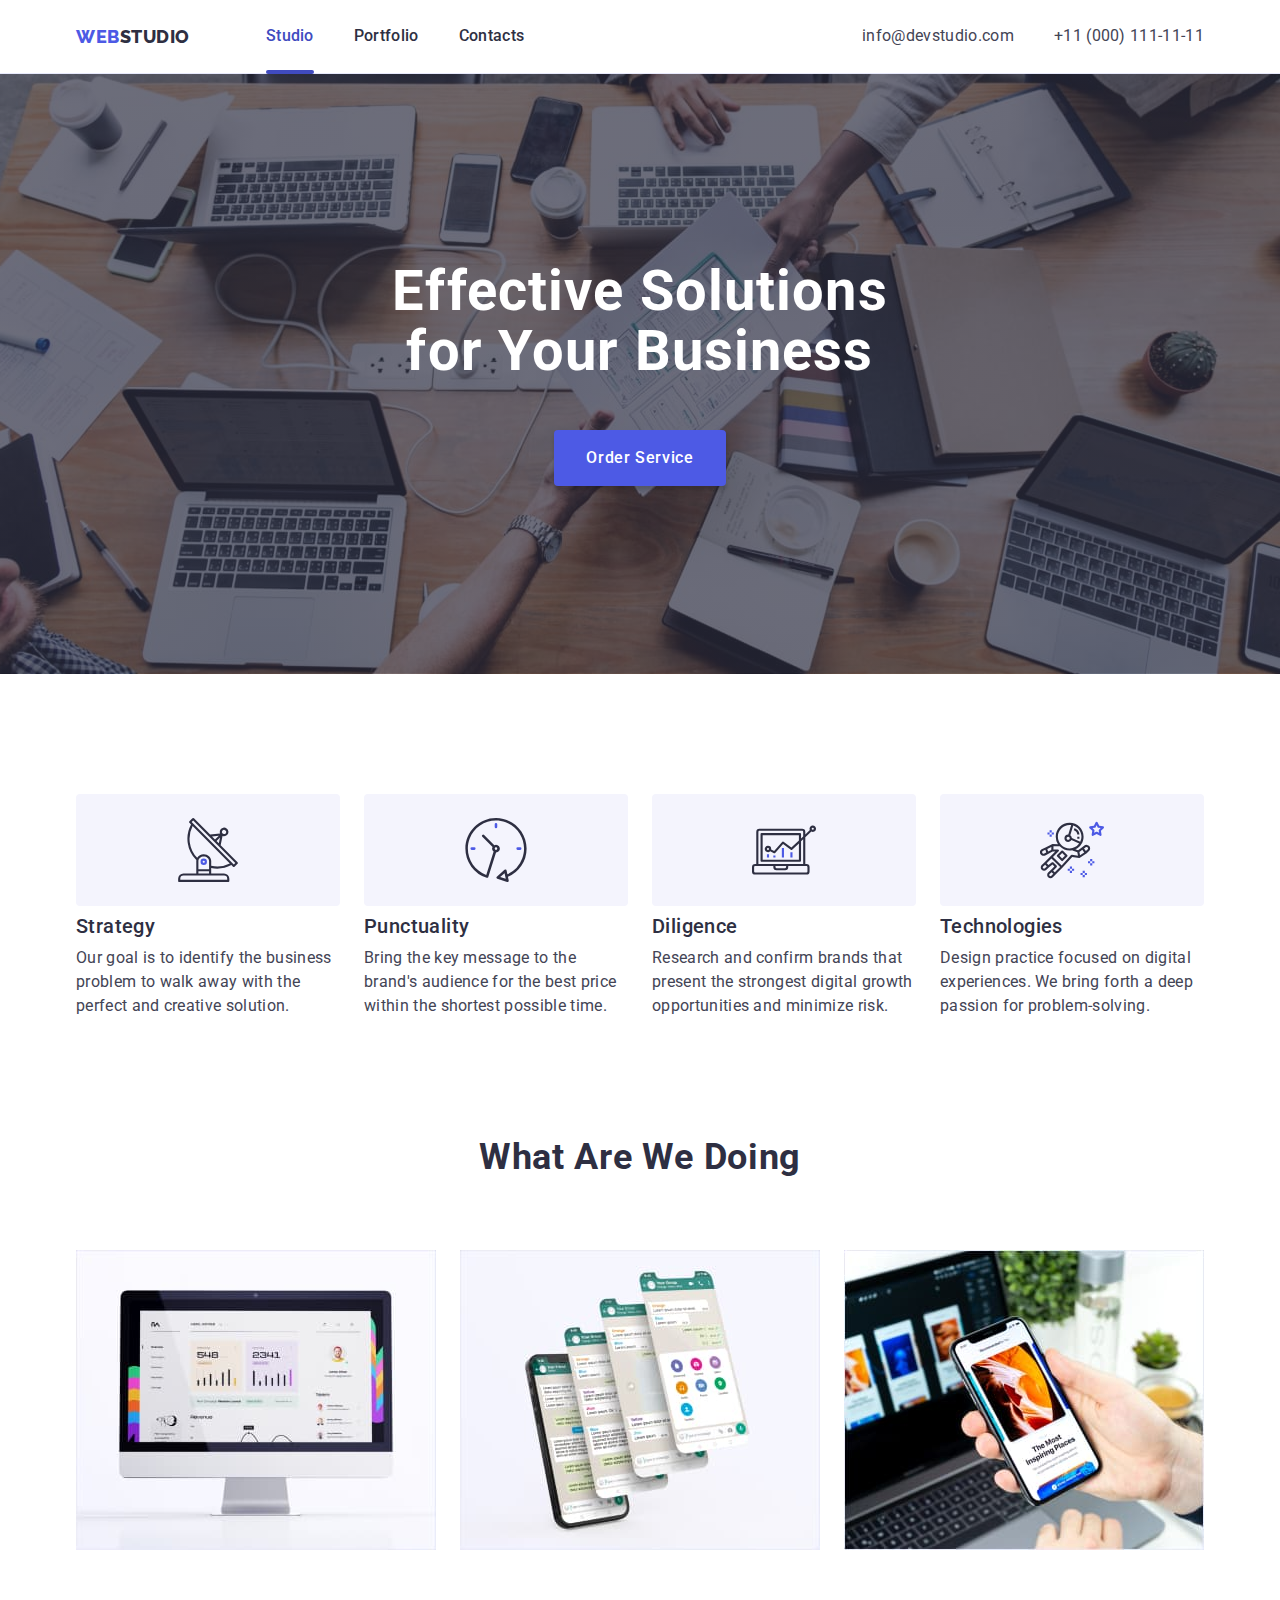
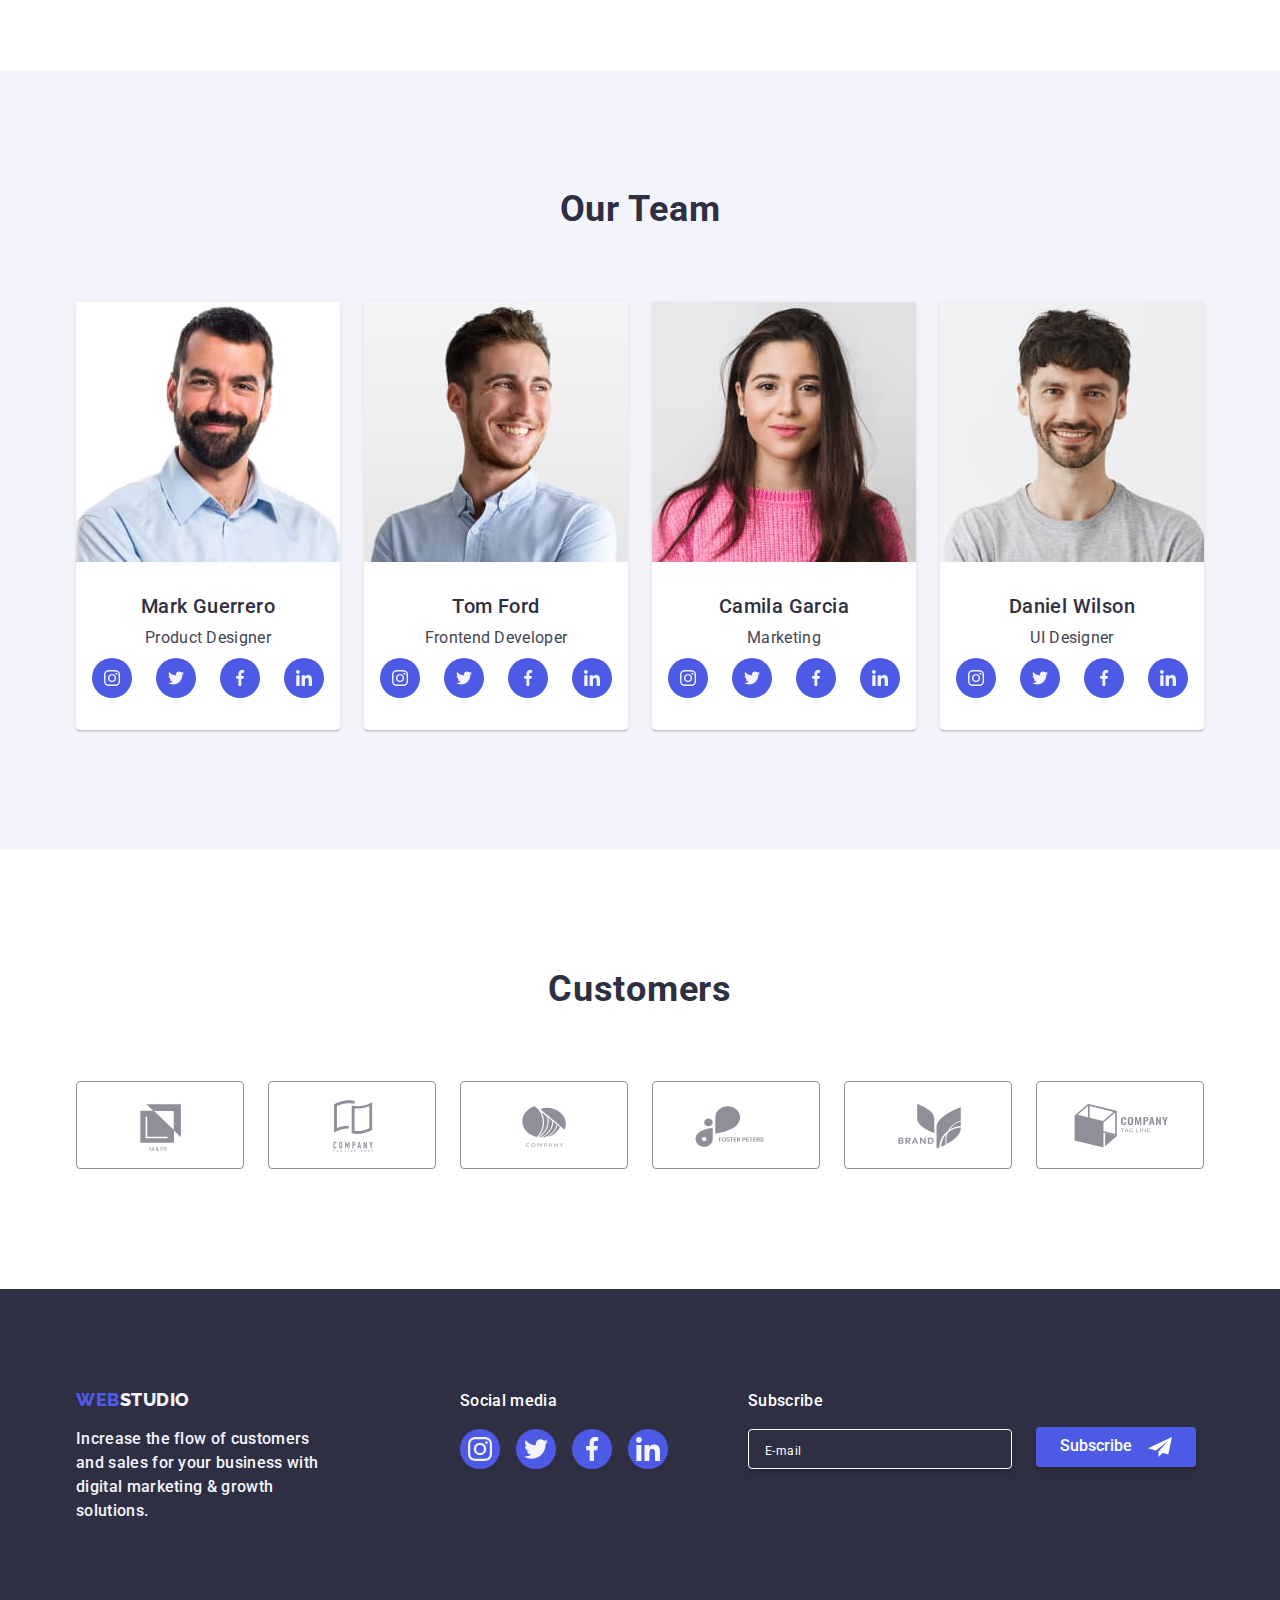
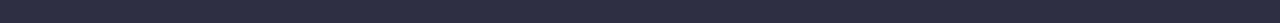
<file: index.html>
<!DOCTYPE html>
<html lang="en">
  <head>
    <meta charset="UTF-8" />
    <meta name="viewport" content="width=device-width, initial-scale=1.0" />
    <title>Studio</title>
    <link rel="preconnect" href="https://fonts.googleapis.com" />
    <link rel="preconnect" href="https://fonts.gstatic.com" crossorigin />
    <link
      href="https://fonts.googleapis.com/css2?family=Raleway:wght@800&family=Roboto:wght@400;500;700;900&display=swap"
      rel="stylesheet"
    />
    <link
      rel="stylesheet"
      href="https://cdnjs.cloudflare.com/ajax/libs/modern-normalize/1.0.0/modern-normalize.min.css"
    />
    <link rel="stylesheet" href="css/styles.css" />
  </head>

  <body>
    <header class="header">
      <div class="container header-menu">
        <nav class="navigation">
          <a class="logo link logo-header" href="./index.html"
            >Web<span class="logo_element">Studio</span></a
          >
          <ul class="list header-options">
            <li>
              <a class="current-card link list-studio" href="./index.html"
                >Studio</a
              >
            </li>
            <li>
              <a class="link list-studio" href="./portfolio.html">Portfolio</a>
            </li>
            <li>
              <a class="link list-studio" href="">Contacts</a>
            </li>
          </ul>
        </nav>
        <address class="contact-list">
          <ul class="list header-options">
            <li>
              <a class="contacts link" href="mailto:info@devstudio.com"
                >info@devstudio.com</a
              >
            </li>
            <li>
              <a class="contacts link" href="tel:+110001111111"
                >+11 (000) 111-11-11</a
              >
            </li>
          </ul>
        </address>
      </div>
    </header>
    <main>
      <section class="first-section section">
        <div class="container">
          <h1 class="banner">Effective Solutions for Your Business</h1>
          <button data-modal-open class="order-button" type="button">
            Order Service
          </button>
        </div>
      </section>
      <section class="second-section section">
        <div class="container">
          <h2 class="visually-hidden">About us</h2>
          <ul class="list">
            <li class="features-list">
              <div class="icons-about-us">
                <svg class="icon-strategy" width="64" height="64">
                  <use href="./images/icons.svg#icon-antenna"></use>
                </svg>
              </div>
              <h3 class="company-features">Strategy</h3>
              <p class="list-paragraph">
                Our goal is to identify the business problem to walk away with
                the perfect and creative solution.
              </p>
            </li>
            <li class="features-list">
              <div class="icons-about-us">
                <svg class="icon-strategy" width="64" height="64">
                  <use href="./images/icons.svg#icon-clock"></use>
                </svg>
              </div>
              <h3 class="company-features">Punctuality</h3>
              <p class="list-paragraph">
                Bring the key message to the brand's audience for the best price
                within the shortest possible time.
              </p>
            </li>
            <li class="features-list">
              <div class="icons-about-us">
                <svg class="icon-strategy" width="64" height="64">
                  <use href="./images/icons.svg#icon-diagram"></use>
                </svg>
              </div>
              <h3 class="company-features">Diligence</h3>
              <p class="list-paragraph">
                Research and confirm brands that present the strongest digital
                growth opportunities and minimize risk.
              </p>
            </li>
            <li class="features-list">
              <div class="icons-about-us">
                <svg class="icon-strategy" width="64" height="64">
                  <use href="./images/icons.svg#icon-astronaut"></use>
                </svg>
              </div>
              <h3 class="company-features">Technologies</h3>
              <p class="list-paragraph">
                Design practice focused on digital experiences. We bring forth a
                deep passion for problem-solving.
              </p>
            </li>
          </ul>
        </div>
      </section>
      <section class="third-section section">
        <div class="container">
          <h2 class="third-section-header">What are we doing</h2>
          <ul class="list">
            <li class="work-list">
              <img
                src="./images/img1.jpg"
                width="360"
                height="300"
                alt="modern computer screen"
              />
            </li>
            <li class="work-list">
              <img
                src="./images/img2.jpg"
                width="360"
                height="300"
                alt="smartphone with open application"
              />
            </li>
            <li class="work-list">
              <img
                src="./images/img3.jpg"
                width="360"
                height="300"
                alt="the same application open on laptop and smartphone"
              />
            </li>
          </ul>
        </div>
      </section>
      <section class="fourth-section section">
        <div class="container">
          <h2 class="smaller-headers">Our Team</h2>
          <ul class="list">
            <li class="team-list">
              <img
                src="./images/person1.jpg"
                width="264"
                height="260"
                alt="smiling man in blue collared shirt"
              />
              <div class="from-team">
                <h3 class="photo-captions">Mark Guerrero</h3>
                <p class="list-paragraph">Product Designer</p>
                <ul class="list">
                  <li class="social-icon">
                    <a class="link social-link" href="">
                      <svg class="social-svg" width="16" height="16">
                        <use href="./images/icons.svg#icon-instagram" />
                      </svg>
                    </a>
                  </li>
                  <li class="social-icon">
                    <a class="link social-link" href="">
                      <svg class="social-svg" width="16" height="16">
                        <use href="./images/icons.svg#icon-twitter" />
                      </svg>
                    </a>
                  </li>
                  <li class="social-icon">
                    <a class="link social-link" href="">
                      <svg class="social-svg" width="16" height="16">
                        <use href="./images/icons.svg#icon-facebook" />
                      </svg>
                    </a>
                  </li>
                  <li class="social-icon">
                    <a class="link social-link" href="">
                      <svg class="social-svg" width="16" height="16">
                        <use href="./images/icons.svg#icon-linkedin" />
                      </svg>
                    </a>
                  </li>
                </ul>
              </div>
            </li>
            <li class="team-list">
              <img
                src="./images/person2.jpg"
                width="264"
                height="260"
                alt="smiling man
        in blue collared shirt"
              />
              <div class="from-team">
                <h3 class="photo-captions">Tom Ford</h3>
                <p class="list-paragraph">Frontend Developer</p>
                <ul class="list">
                  <li class="social-icon">
                    <a class="link social-link" href="">
                      <svg class="social-svg" width="16" height="16">
                        <use href="./images/icons.svg#icon-instagram" />
                      </svg>
                    </a>
                  </li>
                  <li class="social-icon">
                    <a class="link social-link" href="">
                      <svg class="social-svg" width="16" height="16">
                        <use href="./images/icons.svg#icon-twitter" />
                      </svg>
                    </a>
                  </li>
                  <li class="social-icon">
                    <a class="link social-link" href="">
                      <svg class="social-svg" width="16" height="16">
                        <use href="./images/icons.svg#icon-facebook" />
                      </svg>
                    </a>
                  </li>
                  <li class="social-icon">
                    <a class="link social-link" href="">
                      <svg class="social-svg" width="16" height="16">
                        <use href="./images/icons.svg#icon-linkedin" />
                      </svg>
                    </a>
                  </li>
                </ul>
              </div>
            </li>
            <li class="team-list">
              <img
                src="./images/person3.jpg"
                width="264"
                height="260"
                alt="smiling woman in pink sweater"
              />
              <div class="from-team">
                <h3 class="photo-captions">Camila Garcia</h3>
                <p class="list-paragraph">Marketing</p>
                <ul class="list">
                  <li class="social-icon">
                    <a class="link social-link" href="">
                      <svg class="social-svg" width="16" height="16">
                        <use href="./images/icons.svg#icon-instagram" />
                      </svg>
                    </a>
                  </li>
                  <li class="social-icon">
                    <a class="link social-link" href="">
                      <svg class="social-svg" width="16" height="16">
                        <use href="./images/icons.svg#icon-twitter" />
                      </svg>
                    </a>
                  </li>
                  <li class="social-icon">
                    <a class="link social-link" href="">
                      <svg class="social-svg" width="16" height="16">
                        <use href="./images/icons.svg#icon-facebook" />
                      </svg>
                    </a>
                  </li>
                  <li class="social-icon">
                    <a class="link social-link" href="">
                      <svg class="social-svg" width="16" height="16">
                        <use href="./images/icons.svg#icon-linkedin" />
                      </svg>
                    </a>
                  </li>
                </ul>
              </div>
            </li>
            <li class="team-list">
              <img
                src="./images/person4.jpg"
                width="264"
                height="260"
                alt="smiling man in gray t-shirt"
              />
              <div class="from-team">
                <h3 class="photo-captions">Daniel Wilson</h3>
                <p class="list-paragraph">UI Designer</p>
                <ul class="list">
                  <li class="social-icon">
                    <a class="link social-link" href="">
                      <svg class="social-svg" width="16" height="16">
                        <use href="./images/icons.svg#icon-instagram" />
                      </svg>
                    </a>
                  </li>
                  <li class="social-icon">
                    <a class="link social-link" href="">
                      <svg class="social-svg" width="16" height="16">
                        <use href="./images/icons.svg#icon-twitter" />
                      </svg>
                    </a>
                  </li>
                  <li class="social-icon">
                    <a class="link social-link" href="">
                      <svg class="social-svg" width="16" height="16">
                        <use href="./images/icons.svg#icon-facebook" />
                      </svg>
                    </a>
                  </li>
                  <li class="social-icon">
                    <a class="link social-link" href="">
                      <svg class="social-svg" width="16" height="16">
                        <use href="./images/icons.svg#icon-linkedin" />
                      </svg>
                    </a>
                  </li>
                </ul>
              </div>
            </li>
          </ul>
        </div>
      </section>
      <section class="customers section">
        <div class="container">
          <h2 class="smaller-headers">Customers</h2>
          <ul class="customers-list">
            <li class="customers-logo">
              <a class="link customer-link" href="">
                <svg class="logo-svg" width="104" height="56">
                  <use href="./images/icons.svg#icon-client_1" />
                </svg>
              </a>
            </li>
            <li class="customers-logo">
              <a class="link customer-link" href="">
                <svg class="logo-svg" width="104" height="56">
                  <use href="./images/icons.svg#icon-client_2" />
                </svg>
              </a>
            </li>
            <li class="customers-logo">
              <a class="link customer-link" href="">
                <svg class="logo-svg" width="104" height="56">
                  <use href="./images/icons.svg#icon-client_3" />
                </svg>
              </a>
            </li>
            <li class="customers-logo">
              <a class="link customer-link" href="">
                <svg class="logo-svg" width="104" height="56">
                  <use href="./images/icons.svg#icon-client_4" />
                </svg>
              </a>
            </li>
            <li class="customers-logo">
              <a class="link customer-link" href="">
                <svg class="logo-svg" width="104" height="56">
                  <use href="./images/icons.svg#icon-client_5" />
                </svg>
              </a>
            </li>
            <li class="customers-logo">
              <a class="link customer-link" href="">
                <svg class="logo-svg" width="104" height="56">
                  <use href="./images/icons.svg#icon-client_6" />
                </svg>
              </a>
            </li>
          </ul>
        </div>
      </section>
    </main>
    <footer class="footer">
      <div class="container footer-container">
        <div class="left-footer">
          <a class="logo link logo-footer" href="./index.html"
            >Web<span class="studio">Studio</span></a
          >
          <p class="footer-paragraph">
            Increase the flow of customers and sales for your business with
            digital marketing & growth solutions.
          </p>
        </div>
        <div>
          <p class="social-media-text">Social media</p>
          <ul class="social-media-list-footer">
            <li class="socia-media-footer-li link">
              <a class="link social-link-footer" href="">
                <svg class="sm-footer-icons" width="24" height="24">
                  <use href="./images/icons.svg#icon-instagram"></use>
                </svg>
              </a>
            </li>
            <li class="socia-media-footer-li link">
              <a class="link social-link-footer" href="">
                <svg class="sm-footer-icons" width="24" height="24">
                  <use href="./images/icons.svg#icon-twitter"></use>
                </svg>
              </a>
            </li>
            <li class="socia-media-footer-li link">
              <a class="link social-link-footer" href="">
                <svg class="sm-footer-icons" width="24" height="24">
                  <use href="./images/icons.svg#icon-facebook"></use>
                </svg>
              </a>
            </li>
            <li class="socia-media-footer-li link">
              <a class="link social-link-footer" href="">
                <svg class="sm-footer-icons" width="24" height="24">
                  <use href="./images/icons.svg#icon-linkedin"></use>
                </svg>
              </a>
            </li>
          </ul>
        </div>
        <div>
          <form class="subscribe-form">
            <label class="subscribe-text" for="subscribe-email"
              >Subscribe
              <input
                class="input-email"
                type="email"
                name="e-mail"
                id="subscribe-email"
                placeholder="E-mail"
                required
            /></label>
            <div class="subscribe-button-div">
              <p class="hidden-subscribe">Subscribe button</p>
              <button class="subscribe-button" type="submit">
                Subscribe
                <svg class="subscribe-button-icon" width="24" height="24">
                  <use href="./images/icons.svg#icon-Frame-3"></use>
                </svg>
              </button>
            </div>
          </form>
        </div>
      </div>
    </footer>
    <div data-modal class="backdrop is-hidden">
      <div class="modal">
        <button data-modal-close type="button" class="button-modal-close">
          <svg class="close-button" width="8" height="8">
            <use href="./images/icons.svg#icon-close-black-18dp-2-1"></use>
          </svg>
        </button>
        <div class="modal-contents">
          <p class="modal-paragraph">
            Leave your contacts and we will call you back
          </p>
          <form class="modal-form">
            <label class="modal-label" for="user-name">Name </label>
            <div class="form-input-div">
              <input
                class="input-form"
                type="text"
                id="user-name"
                name="name"
                required
              />
              <svg class="modal-form-svg" width="18" height="18">
                <use href="./images/icons.svg#icon-person-black-18dp-1"></use>
              </svg>
            </div>

            <label class="modal-label" for="user-phone"> Phone</label>
            <div class="form-input-div">
              <input
                class="input-form"
                type="tel"
                id="user-phone"
                name="phone-number"
                required
              />
              <svg class="modal-form-svg" width="18" height="18">
                <use href="./images/icons.svg#icon-phone-black-18dp-1"></use>
              </svg>
            </div>

            <label class="modal-label" for="user-email"> Email</label>
            <div class="form-input-div">
              <input
                class="input-form"
                type="email"
                id="user-email"
                name="email"
                required
              />
              <svg class="modal-form-svg" width="18" height="18">
                <use href="./images/icons.svg#icon-email-black-18dp-1"></use>
              </svg>
            </div>

            <div>
              <label class="modal-label" for="user-comment"> Comment</label>
              <textarea
                class="textarea-comment"
                name="comment"
                id="user-comment"
                placeholder="Text input"
              ></textarea>
            </div>

            <div class="policy">
              <input
                class="checkbox"
                type="checkbox"
                name="terms"
                id="user-privacy"
                value="accept"
                required
              />
              <label for="user-privacy"
                >I accept the terms and conditions of the</label
              ><a class="policy-link" href="">Privacy Policy</a>
            </div>
            <button class="send-modal-button" type="submit">Send</button>
          </form>
        </div>
      </div>
    </div>
    <script src="./js/modal.js"></script>
  </body>
</html>
</file>
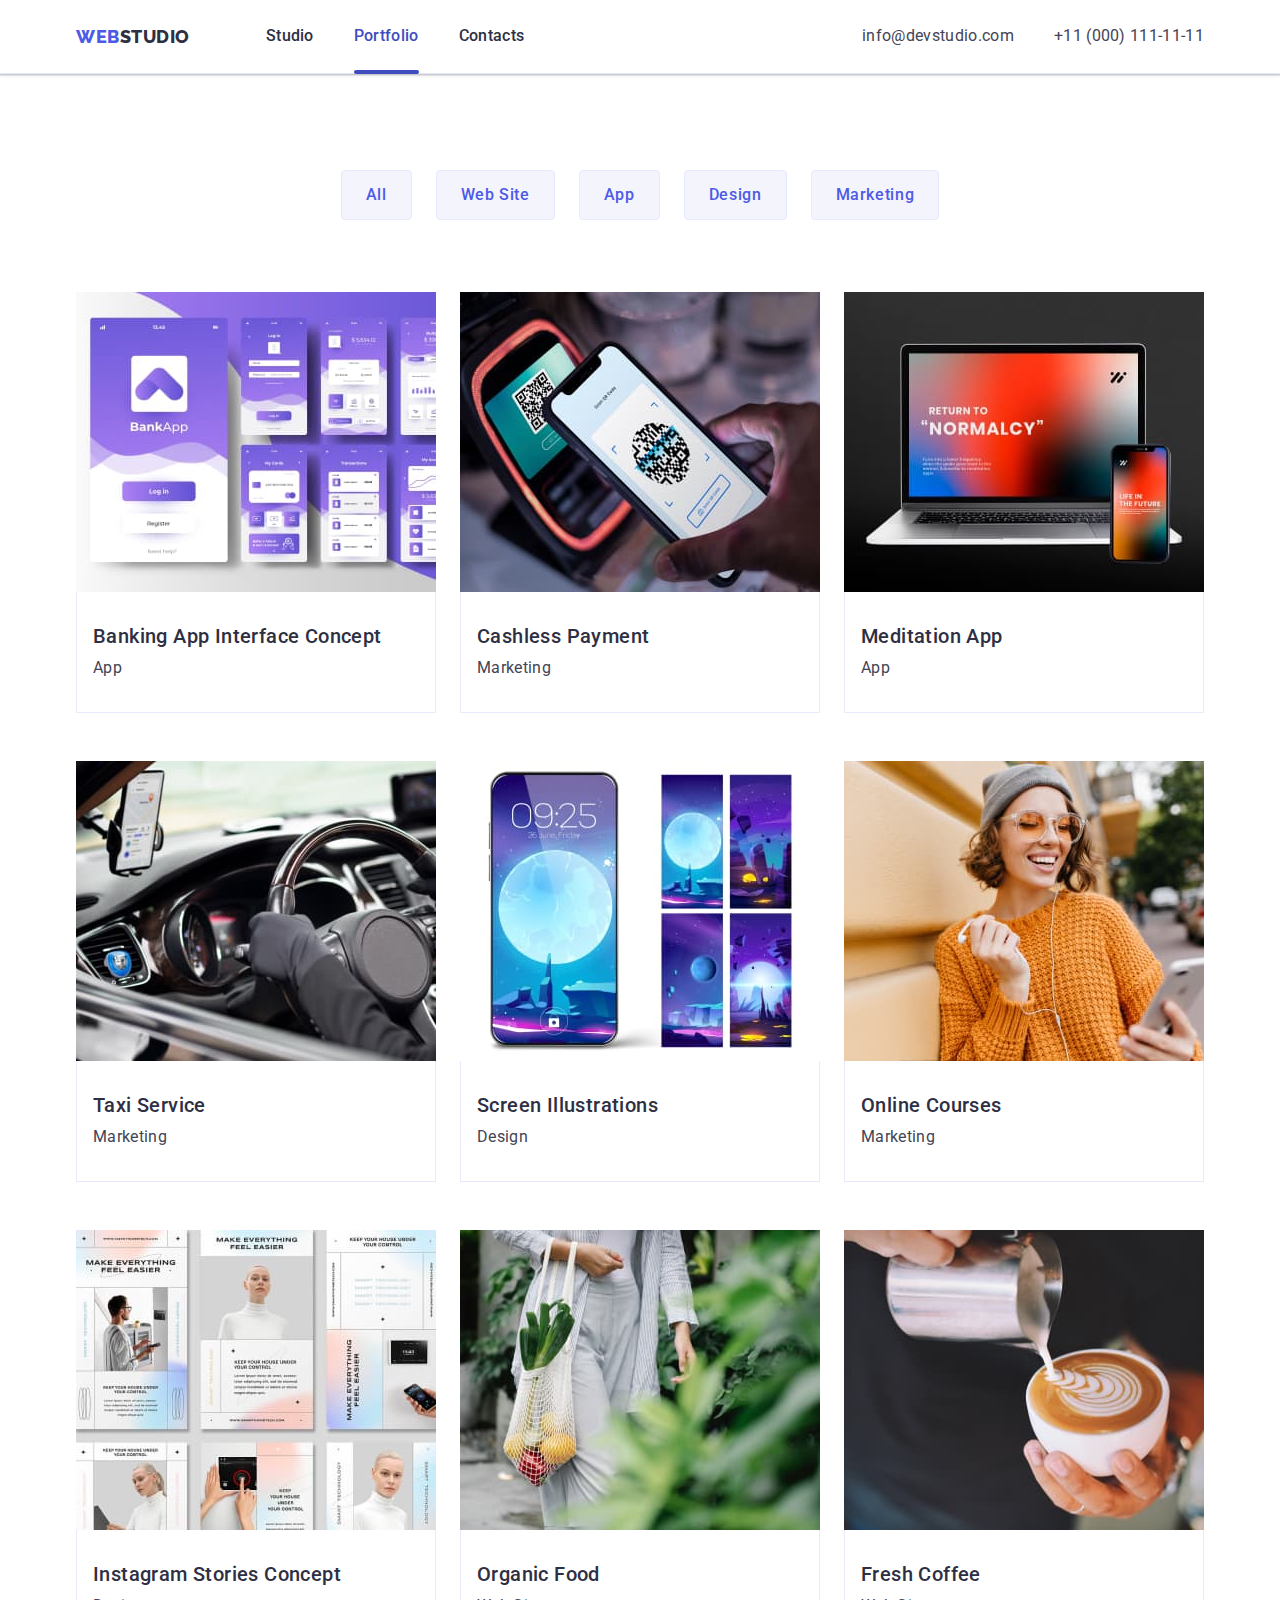
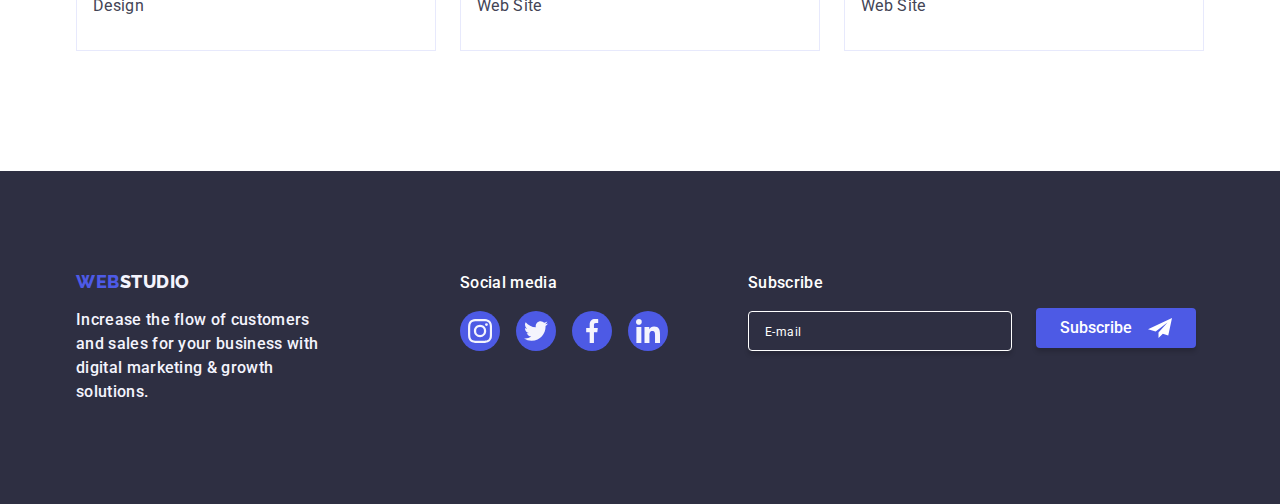
<file: portfolio.html>
<!DOCTYPE html>
<html lang="en">
  <head>
    <meta charset="UTF-8" />
    <meta name="viewport" content="width=device-width, initial-scale=1.0" />
    <title>Portfolio</title>
    <link rel="preconnect" href="https://fonts.googleapis.com" />
    <link rel="preconnect" href="https://fonts.gstatic.com" crossorigin />
    <link
      href="https://fonts.googleapis.com/css2?family=Raleway:wght@800&family=Roboto:wght@400;500;700;900&display=swap"
      rel="stylesheet"
    />

    <link
      rel="stylesheet"
      href="https://cdnjs.cloudflare.com/ajax/libs/modern-normalize/1.0.0/modern-normalize.min.css"
    />
    <link rel="stylesheet" href="css/styles.css" />
  </head>

  <body>
    <header class="header">
      <div class="container header-menu">
        <nav class="navigation">
          <a class="logo link logo-header" href="./index.html"
            >Web<span class="logo_element">Studio</span></a
          >
          <ul class="list header-options">
            <li>
              <a class="link list-studio" href="./index.html">Studio</a>
            </li>
            <li>
              <a class="current-card link list-studio" href="./portfolio.html"
                >Portfolio</a
              >
            </li>
            <li>
              <a class="link list-studio" href="">Contacts</a>
            </li>
          </ul>
        </nav>
        <address class="contact-list">
          <ul class="list header-options">
            <li>
              <a class="contacts link" href="mailto:info@devstudio.com"
                >info@devstudio.com</a
              >
            </li>
            <li>
              <a class="contacts link" href="tel:+110001111111"
                >+11 (000) 111-11-11</a
              >
            </li>
          </ul>
        </address>
      </div>
    </header>
    <main>
      <section class="section-portfolio">
        <div class="container">
          <h1 class="visually-hidden">Portfolio list</h1>
          <ul class="list buttons">
            <li>
              <button type="button" class="filter-button button">All</button>
            </li>
            <li>
              <button type="button" class="filter-button button">
                Web Site
              </button>
            </li>
            <li>
              <button type="button" class="filter-button button">App</button>
            </li>
            <li>
              <button type="button" class="filter-button button">Design</button>
            </li>
            <li>
              <button type="button" class="filter-button button">
                Marketing
              </button>
            </li>
          </ul>
          <ul class="list portfolio-container">
            <li class="portfolio-list">
              <a href="" class="link portfolio-link">
                <div class="portfolio-image-wrapper">
                  <img
                    src="./images/img4.jpg"
                    width="360"
                    height="300"
                    alt="screenshots of banking application"
                  />
                  <p class="portfolio-wrapper-caption">
                    14 Stylish and User-Friendly App Design Concepts · Task
                    Manager App · Calorie Tracker App · Exotic Fruit Ecommerce
                    App · Cloud Storage App
                  </p>
                </div>

                <div class="portfolio-captions">
                  <h2 class="photo-captions-portfolio">
                    Banking App Interface Concept
                  </h2>
                  <p class="smaller-captions-portfolio">App</p>
                </div>
              </a>
            </li>
            <li class="portfolio-list">
              <a href="" class="link portfolio-link">
                <div class="portfolio-image-wrapper">
                  <img
                    src="./images/img5.jpg"
                    width="360"
                    height="300"
                    alt="qr code scanning"
                  />
                  <p class="portfolio-wrapper-caption">
                    14 Stylish and User-Friendly App Design Concepts · Task
                    Manager App · Calorie Tracker App · Exotic Fruit Ecommerce
                    App · Cloud Storage App
                  </p>
                </div>
                <div class="portfolio-captions">
                  <h2 class="photo-captions-portfolio">Cashless Payment</h2>
                  <p class="smaller-captions-portfolio">Marketing</p>
                </div>
              </a>
            </li>
            <li class="portfolio-list">
              <a href="" class="link portfolio-link"
                ><div class="portfolio-image-wrapper">
                  <img
                    src="./images/img6.jpg"
                    width="360"
                    height="300"
                    alt="modern application for computer and smartphone"
                  />
                  <p class="portfolio-wrapper-caption">
                    14 Stylish and User-Friendly App Design Concepts · Task
                    Manager App · Calorie Tracker App · Exotic Fruit Ecommerce
                    App · Cloud Storage App
                  </p>
                </div>
                <div class="portfolio-captions">
                  <h2 class="photo-captions-portfolio">Meditation App</h2>
                  <p class="smaller-captions-portfolio">App</p>
                </div>
              </a>
            </li>
            <li class="portfolio-list">
              <a href="" class="link portfolio-link"
                ><div class="portfolio-image-wrapper">
                  <img
                    src="./images/img7.jpg"
                    width="360"
                    height="300"
                    alt="smartphone used in a car"
                  />
                  <p class="portfolio-wrapper-caption">
                    14 Stylish and User-Friendly App Design Concepts · Task
                    Manager App · Calorie Tracker App · Exotic Fruit Ecommerce
                    App · Cloud Storage App
                  </p>
                </div>
                <div class="portfolio-captions">
                  <h2 class="photo-captions-portfolio">Taxi Service</h2>
                  <p class="smaller-captions-portfolio">Marketing</p>
                </div>
              </a>
            </li>
            <li class="portfolio-list">
              <a href="" class="link portfolio-link"
                ><div class="portfolio-image-wrapper">
                  <img
                    src="./images/img8.jpg"
                    width="360"
                    height="300"
                    alt="smartphone with unrealistic moon graphics on the screen"
                  />
                  <p class="portfolio-wrapper-caption">
                    14 Stylish and User-Friendly App Design Concepts · Task
                    Manager App · Calorie Tracker App · Exotic Fruit Ecommerce
                    App · Cloud Storage App
                  </p>
                </div>
                <div class="portfolio-captions">
                  <h2 class="photo-captions-portfolio">Screen Illustrations</h2>
                  <p class="smaller-captions-portfolio">Design</p>
                </div>
              </a>
            </li>
            <li class="portfolio-list">
              <a href="" class="link portfolio-link"
                ><div class="portfolio-image-wrapper">
                  <img
                    src="./images/img9.jpg"
                    width="360"
                    height="300"
                    alt="smiling woman with headphones looking at smartphone"
                  />
                  <p class="portfolio-wrapper-caption">
                    14 Stylish and User-Friendly App Design Concepts · Task
                    Manager App · Calorie Tracker App · Exotic Fruit Ecommerce
                    App · Cloud Storage App
                  </p>
                </div>
                <div class="portfolio-captions">
                  <h2 class="photo-captions-portfolio">Online Courses</h2>
                  <p class="smaller-captions-portfolio">Marketing</p>
                </div>
              </a>
            </li>
            <li class="portfolio-list">
              <a href="" class="link portfolio-link"
                ><div class="portfolio-image-wrapper">
                  <img
                    src="./images/img10.jpg"
                    width="360"
                    height="300"
                    alt="a collection of consistent graphics for instagram"
                  />
                  <p class="portfolio-wrapper-caption">
                    14 Stylish and User-Friendly App Design Concepts · Task
                    Manager App · Calorie Tracker App · Exotic Fruit Ecommerce
                    App · Cloud Storage App
                  </p>
                </div>
                <div class="portfolio-captions">
                  <h2 class="photo-captions-portfolio">
                    Instagram Stories Concept
                  </h2>
                  <p class="smaller-captions-portfolio">Design</p>
                </div>
              </a>
            </li>
            <li class="portfolio-list">
              <a href="" class="link portfolio-link"
                ><div class="portfolio-image-wrapper">
                  <img
                    src="./images/img11.jpg"
                    width="360"
                    height="300"
                    alt="woman carrying vegetables in an eco-friendly bag"
                  />
                  <p class="portfolio-wrapper-caption">
                    14 Stylish and User-Friendly App Design Concepts · Task
                    Manager App · Calorie Tracker App · Exotic Fruit Ecommerce
                    App · Cloud Storage App
                  </p>
                </div>
                <div class="portfolio-captions">
                  <h2 class="photo-captions-portfolio">Organic Food</h2>
                  <p class="smaller-captions-portfolio">Web Site</p>
                </div>
              </a>
            </li>
            <li class="portfolio-list">
              <a href="" class="link portfolio-link"
                ><div class="portfolio-image-wrapper">
                  <img
                    src="./images/img12.jpg"
                    width="360"
                    height="300"
                    alt="professionally served coffee"
                  />
                  <p class="portfolio-wrapper-caption">
                    14 Stylish and User-Friendly App Design Concepts · Task
                    Manager App · Calorie Tracker App · Exotic Fruit Ecommerce
                    App · Cloud Storage App
                  </p>
                </div>
                <div class="portfolio-captions">
                  <h2 class="photo-captions-portfolio">Fresh Coffee</h2>
                  <p class="smaller-captions-portfolio">Web Site</p>
                </div>
              </a>
            </li>
          </ul>
        </div>
      </section>
    </main>
    <footer class="footer">
      <div class="container footer-container">
        <div class="left-footer">
          <a class="logo link logo-footer" href="./index.html"
            >Web<span class="studio">Studio</span></a
          >
          <p class="footer-paragraph">
            Increase the flow of customers and sales for your business with
            digital marketing & growth solutions.
          </p>
        </div>
        <div>
          <p class="social-media-text">Social media</p>
          <ul class="social-media-list-footer">
            <li class="socia-media-footer-li link">
              <a class="link social-link-footer" href="">
                <svg class="sm-footer-icons" width="24" height="24">
                  <use href="./images/icons.svg#icon-instagram"></use>
                </svg>
              </a>
            </li>
            <li class="socia-media-footer-li link">
              <a class="link social-link-footer" href="">
                <svg class="sm-footer-icons" width="24" height="24">
                  <use href="./images/icons.svg#icon-twitter"></use>
                </svg>
              </a>
            </li>
            <li class="socia-media-footer-li link">
              <a class="link social-link-footer" href="">
                <svg class="sm-footer-icons" width="24" height="24">
                  <use href="./images/icons.svg#icon-facebook"></use>
                </svg>
              </a>
            </li>
            <li class="socia-media-footer-li link">
              <a class="link social-link-footer" href="">
                <svg class="sm-footer-icons" width="24" height="24">
                  <use href="./images/icons.svg#icon-linkedin"></use>
                </svg>
              </a>
            </li>
          </ul>
        </div>
        <div>
          <form class="subscribe-form">
            <label class="subscribe-text" for="subscribe-email"
              >Subscribe
              <input
                class="input-email"
                type="email"
                name="e-mail"
                id="subscribe-email"
                placeholder="E-mail"
                required
            /></label>
            <div class="subscribe-button-div">
              <p class="hidden-subscribe">Subscribe button</p>
              <button class="subscribe-button" type="submit">
                Subscribe
                <svg class="subscribe-button-icon" width="24" height="24">
                  <use href="./images/icons.svg#icon-Frame-3"></use>
                </svg>
              </button>
            </div>
          </form>
        </div>
      </div>
    </footer>
  </body>
</html>
</file>
<file: css/styles.css>
:root {
  --IRIS: #4d5ae5;
  --OCEAN: #404bbf;
  --NAVY-BLUE: #2e2f42;
  --GREEN: #31d0aa;
  --SLATE: #434455;
  --LIGHT-SLATE: #8e8f99;
  --CORNFLOWER: #e7e9fc;
  --CLOUD: #f4f4fd;
  --NAVY-BLUE-modal: #2e2f4266;
  --GREY: #2e2f42b2;
  --WHITE: #fff;
  --NAVY-BLUE-modal: #2e2f4266;
  --DAIRY: #fcfcfc;
}
* {
  margin: 0;
  padding: 0;
}
body {
  font-family: "Roboto", sans-serif;

  color: var(--SLATE);
  background-color: var(--WHITE);
}
.logo {
  font-family: "Raleway", sans-serif;
  font-weight: 800;
  line-height: 1.17;
  font-size: 18px;
  letter-spacing: 0.03em;
  text-transform: uppercase;
  color: var(--IRIS);
}
.link {
  text-decoration: none;
}
.logo_element {
  color: var(--NAVY-BLUE);
}
.list .link {
  line-height: 1.55;
  letter-spacing: 0.02em;
}
.contact-list .contacts {
  color: var(--SLATE);
  letter-spacing: 0.02em;
  line-height: 1.5;
}
.contacts {
  transition: color 250ms cubic-bezier(0.4, 0, 0.2, 1);
}
.list .link:hover {
  color: var(--OCEAN);
}
.list .link:focus {
  color: var(--OCEAN);
}
.list {
  font-style: normal;
  color: var(--SLATE);
  list-style: none;
}
.contact-list {
  align-items: center;
  display: flex;
  font-style: normal;
  gap: 40px;
  margin-left: auto;
}
.section {
  padding: 120px 0;
}

.first-section {
  background-color: var(--NAVY-BLUE);
  background-image: linear-gradient(
      rgba(46, 47, 66, 0.7),
      rgba(46, 47, 66, 0.7)
    ),
    url("../images/people-office.jpg");
  padding: 188px 0 188px;
  background-position: center;
  background-repeat: no-repeat;
  background-size: cover;
  margin: 0 auto;
  max-width: 1440px;
  padding: 188px 0;
}

.second-section > h2 {
  color: var(--NAVY-BLUE);
}
.second-section .company-features,
.second-section .list-paragraph {
  text-align: left;
}
.features-list {
  flex-basis: calc((100% - 72px) / 4);
}

.section .list {
  justify-content: center;
}
.order-button {
  border: none;
  border-radius: 4px;
  font-family: "Roboto", sans-serif;
  line-height: 1.5;
  letter-spacing: 0.04em;
  background-color: var(--IRIS);
  color: var(--WHITE);
  cursor: pointer;
  font-family: "Roboto", sans-serif;
  font-weight: 500;
  font-size: 16px;
  display: block;
  margin: 0 auto;
  min-width: 169px;
  padding: 16px 32px;
  box-shadow: 0px 4px 4px 0px rgba(0, 0, 0, 0.15);
  transition: background-color 250ms cubic-bezier(0.4, 0, 0.2, 1);
}
.order-button:hover {
  background-color: var(--OCEAN);
}
.order-button:focus {
  background-color: var(--OCEAN);
}

.company-features {
  font-size: 20px;
  line-height: 1.2;
  letter-spacing: 0.02em;
  font-weight: 500;
  color: var(--NAVY-BLUE);
  margin-bottom: 8px;
  text-align: center;
}
.list-paragraph {
  color: var(--SLATE);
  line-height: 1.5;
  letter-spacing: 0.02em;
  text-align: center;
}
.third-section-header {
  text-align: center;
  font-size: 36px;
  line-height: 1.11;
  text-transform: capitalize;
  color: var(--NAVY-BLUE);
  text-align: center;
  letter-spacing: 0.02em;
  font-weight: 700;
  margin-bottom: 72px;
}
.third-section {
  padding-top: 0;
}
.work-list {
  flex-basis: calc((100% - 48px) / 3);
}
.fourth-section {
  background-color: var(--CLOUD);
}
.smaller-headers {
  text-align: center;
  font-size: 36px;
  line-height: 1.11;
  letter-spacing: 0.02em;
  text-transform: capitalize;
  color: var(--NAVY-BLUE);
  font-weight: 700;
  margin-bottom: 72px;
}
.photo-captions {
  font-weight: 500;
  font-size: 20px;
  line-height: 1.2;
  letter-spacing: 0.02em;
  color: var(--NAVY-BLUE);
  margin-bottom: 8px;
  text-align: center;
}
.photo-captions-portfolio {
  font-weight: 500;
  font-size: 20px;
  line-height: 1.2;
  letter-spacing: 0.02em;
  color: var(--NAVY-BLUE);
  margin-bottom: 8px;
}
.from-team {
  padding: 32px 0;
  display: flex;
  flex-direction: column;
}

.team-list {
  background-color: var(--WHITE);
  border-radius: 0 0 4px 4px;
  flex-basis: calc((100% - 72px) / 4);
  background: var(--WHITE);
  box-shadow: 0px 2px 1px 0px rgba(46, 47, 66, 0.08),
    0px 1px 1px 0px rgba(46, 47, 66, 0.16),
    0px 1px 6px 0px rgba(46, 47, 66, 0.08);
}
.footer {
  background-color: var(--NAVY-BLUE);
  color: var(--CLOUD);
  padding: 100px 0;
}
.footer-logo {
  color: var(--IRIS);
  font-family: "Raleway", sans-serif;
  font-size: 18px;
  font-style: normal;
  font-weight: 800;
  line-height: 1.17;
  letter-spacing: 0.54px;
  text-transform: uppercase;
}

.footer-paragraph {
  font-weight: 500;
  line-height: 1.5;
  letter-spacing: 0.32px;
  font-size: 16px;
  color: var(--CLOUD);
  letter-spacing: 0.02em;
  line-height: 1.5;
  max-width: 264px;
}

.footer .studio {
  color: var(--CLOUD);
}
.logo-footer {
  display: inline-block;
  margin-bottom: 16px;
}

.section-portfolio {
  padding: 96px 0 120px 0;
}
.section-portfolio .list {
  flex-wrap: wrap;
}

.button {
  border: none;
  border-radius: 4px;
  cursor: pointer;
  font-family: "Roboto", sans-serif;
  font-weight: 500;
  letter-spacing: 0.04em;
  line-height: 1.5;
}
.filter-button {
  border: 1px solid var(--CORNFLOWER);
  color: var(--IRIS);
  background-color: var(--CLOUD);
  padding: 12px 24px;
  transition: color 250ms cubic-bezier(0.4, 0, 0.2, 1),
    background-color 250ms cubic-bezier(0.4, 0, 0.2, 1),
    border-color 250ms cubic-bezier(0.4, 0, 0.2, 1),
    box-shadow 250ms cubic-bezier(0.4, 0, 0.2, 1);
}
.filter-button:hover {
  color: var(--WHITE);
  background-color: var(--OCEAN);
  border: 1px solid transparent;
  box-shadow: 0px 3px 1px rgba(0, 0, 0, 0.1), 0px 2px 1px rgba(0, 0, 0, 0.08),
    0px 2px 2px rgba(0, 0, 0, 0.12);
}

.filter-button:focus {
  color: var(--WHITE);
  background-color: var(--OCEAN);
  border: 1px solid transparent;
  box-shadow: 0px 3px 1px rgba(0, 0, 0, 0.1), 0px 2px 1px rgba(0, 0, 0, 0.08),
    0px 2px 2px rgba(0, 0, 0, 0.12);
}
.work-list,
.portfolio-list {
  flex-basis: calc((100% - 48px) / 3);
}
.portfolio-captions {
  border: 1px solid var(--CORNFLOWER);
  border-top: none;
  padding: 32px 16px;
}

.portfolio-link {
  transition: box-shadow 250ms cubic-bezier(0.4, 0, 0.2, 1);
}
.portfolio-link:hover {
  box-shadow: 0px 1px 6px rgba(46, 47, 66, 0.08),
    0px 1px 1px rgba(46, 47, 66, 0.16), 0px 2px 1px rgba(46, 47, 66, 0.08);
  transform: translateY(0%);
}
.portfolio-link:focus {
  box-shadow: 0px 1px 6px rgba(46, 47, 66, 0.08),
    0px 1px 1px rgba(46, 47, 66, 0.16), 0px 2px 1px rgba(46, 47, 66, 0.08);
  transform: translateY(0%);
}

.smaller-captions {
  line-height: 1.5;
  letter-spacing: 0.02em;
  color: var(--SLATE);
  text-align: center;
}
.smaller-captions-portfolio {
  line-height: 1.5;
  letter-spacing: 0.02em;
  color: var(--SLATE);
}

.logo_element-footer {
  color: var(--CLOUD);
  line-height: 1.17;
}

.container {
  justify-content: center;
  margin: 0 auto;
  padding: 0 15px;
  max-width: 1158px;
}
.header-menu {
  display: flex;
  align-items: center;
}
.header {
  border-bottom: 1px solid var(--CORNFLOWER);
  box-shadow: 0px 1px 6px 0px rgba(46, 47, 66, 0.08),
    0px 1px 1px 0px rgba(46, 47, 66, 0.16),
    0px 2px 1px 0px rgba(46, 47, 66, 0.08);
}
.logo-header {
  margin-right: 76px;
}
.navigation {
  display: flex;
  align-items: center;
}
.contact-list {
  display: flex;
}
.list {
  display: flex;
  gap: 24px;
  list-style: none;
  margin: 0;
  padding-left: 0;
}

.buttons {
  margin-bottom: 72px;
  justify-content: center;
}
.portfolio-container {
  row-gap: 48px;
  text-align: left;
}
.list-studio {
  color: var(--NAVY-BLUE);
  font-weight: 500;
  letter-spacing: 0.02em;
  line-height: 1.5;
  padding: 24px 0;
  display: inline-block;
}
.nav-list {
  padding: 24px 0;
  gap: 40px;
}
.portfolio-list {
  flex-wrap: wrap;
}

.navigation-list {
  display: flex;
  align-items: center;
}
.portfolio-captions > .smaller-captions {
  margin-bottom: 8px;
  text-align: center;
}
.banner {
  color: var(--WHITE);
  font-size: 56px;
  letter-spacing: 0.02em;
  line-height: 1.07;
  max-width: 496px;
  text-align: center;
  margin: 0 auto 48px auto;

  font-family: Roboto;
  font-style: normal;
  font-weight: 700;
}
h1,
h2,
h3,
h4,
h5,
h6,
p {
  margin: 0;
}

.header-options {
  display: flex;
  gap: 40px;
}
.visually-hidden {
  position: absolute;
  width: 1px;
  height: 1px;
  margin: -1px;
  border: 0;
  padding: 0;
  white-space: nowrap;
  clip-path: inset(100%);
  clip: rect(0 0 0 0);
  overflow: hidden;
}

img {
  display: block;
  max-width: 100%;
  height: auto;
}
.icons-about-us {
  display: flex;
  align-items: center;
  justify-content: center;
  width: 264px;
  height: 112px;
  flex-shrink: 0;
  border-radius: 4px;
  background-color: var(--CLOUD);
  margin-bottom: 8px;
}
.social-icon {
  width: 40px;
  height: 40px;
  margin-top: 8px;
}
.social-link {
  width: 40px;
  height: 40px;
  display: flex;
  align-items: center;
  background-color: var(--IRIS);
  border-radius: 50%;
  justify-content: center;
  transition: background-color 250ms cubic-bezier(0.4, 0, 0.2, 1);
}
.social-link:hover,
.social-link:focus {
  background-color: var(--OCEAN);
}
.social-svg {
  fill: var(--CLOUD);
}
.customers {
  padding-top: 120px;
  padding-bottom: 120px;
}

.customers-list {
  display: flex;
  gap: 24px;
}
.customers-logo {
  display: flex;
  width: 168px;
  height: 88px;
  border-radius: 4px;
}
.customers-header {
  text-align: center;
  font-size: 36px;
  line-height: 1.11;
  letter-spacing: 0.02em;
  text-transform: capitalize;
  color: var(--NAVY-BLUE);
  font-weight: 700;
  margin-bottom: 72px;
}

.left-footer {
  margin-right: 120px;
}

.social-media-footer {
  display: flex;
  gap: 16px;
}
.socia-media-footer-li {
  display: flex;
  height: 40px;
  width: 40px;
  list-style: none;
}

.customer-link {
  width: 100%;
  height: 100%;
  border: 1px solid var(--LIGHT-SLATE);
  border-radius: 4px;
  display: flex;
  align-items: center;
  justify-content: center;
  color: var(--LIGHT-SLATE);
  transition: border-color 250ms cubic-bezier(0.4, 0, 0.2, 1),
    color 250ms cubic-bezier(0.4, 0, 0.2, 1);
}
.customer-link:hover,
.customer-link:focus {
  color: var(--OCEAN);
  border-color: var(--OCEAN);
}
.logo-svg {
  fill: currentColor;
  width: 168px;
  height: 88px;
}
.footer-container {
  align-items: baseline;
  display: flex;
  justify-content: flex-start;
}
.social-media-text {
  color: var(--WHITE);
  font-weight: 500;
  letter-spacing: 0.02em;
  line-height: 1.5;
  margin-bottom: 16px;
  font-size: 16px;
}
.social-media-list-footer {
  display: flex;
  gap: 16px;
}
.sm-footer-icons {
  fill: var(--CLOUD);
}
.social-link-footer {
  width: 40px;
  height: 40px;
  display: flex;
  align-items: center;
  background-color: var(--IRIS);
  border-radius: 50%;
  justify-content: center;
  transition: background-color 250ms cubic-bezier(0.4, 0, 0.2, 1);
}
.social-link-footer:hover,
.social-link-footer:focus {
  background-color: var(--GREEN);
}
.backdrop {
  position: fixed;
  inset: 0 0 auto;
  height: 100%;
  width: 100%;
  display: flex;
  justify-content: center;
  pointer-events: all;
  background: var(--NAVY-BLUE-modal, rgba(46, 47, 66, 0.4));
  transition: opacity 250ms cubic-bezier(0.4, 0, 0.2, 1),
    visibility 250ms cubic-bezier(0.4, 0, 0.2, 1);
}

.backdrop.is-hidden {
  opacity: 0;
  visibility: hidden;
  pointer-events: none;
}
.modal {
  position: absolute;
  top: 50%;
  left: 50%;
  transform: translate(-50%, -50%) scale(1);
  width: 408px;
  min-height: 584px;
  border-radius: 4px;
  background: var(--DAIRY);
  box-shadow: 0px 2px 1px 0px rgba(0, 0, 0, 0.2),
    0px 1px 3px 0px rgba(0, 0, 0, 0.12), 0px 1px 1px 0px rgba(0, 0, 0, 0.14);
}

.button-modal-close {
  position: absolute;
  top: 24px;
  right: 24px;
  float: right;
  border: none;
  background-color: var(--DAIRY);
  border: 1px solid rgba(0, 0, 0, 0.1);
  padding: 0;
  width: 24px;
  height: 24px;
  display: flex;
  align-items: center;
  background-color: var(--CORNFLOWER);
  border-radius: 50%;
  justify-content: center;
  cursor: pointer;
  fill: var(--NAVY-BLUE);
  transition: background-color 250ms cubic-bezier(0.4, 0, 0.2, 1),
    border 250ms cubic-bezier(0.4, 0, 0.2, 1);
}

.button-modal-close:hover,
.button-modal-close:focus {
  background-color: var(--OCEAN);
  border: none;
  fill: var(--WHITE);
}
.close-button {
  transition: fill 250ms cubic-bezier(0.4, 0, 0.2, 1);
}
.close-button:hover,
.close-button:focus {
  fill: var(--WHITE);
}
.modal-paragraph {
  width: 360px;
  color: var(--NAVY-BLUE);
  text-align: center;
  font-family: Roboto;
  font-size: 16px;
  font-style: normal;
  font-weight: 500;
  line-height: 1.5;
  letter-spacing: 0.32px;
}
.modal-contents {
  margin-top: 71px;
  margin-left: 24px;
  margin-right: 24px;
  width: 360px;
}
.modal-form {
  display: flex;
  flex-direction: column;
  gap: 8px;
  margin-top: 16px;
}
.modal-label {
  display: flex;
  flex-direction: column;
  font-family: Roboto;
  font-size: 12px;
  font-style: normal;
  font-weight: 400;
  line-height: 1.16;
  letter-spacing: 0.48px;
  color: var(--LIGHT-SLATE);
}
.input-form {
  width: 360px;
  height: 40px;
  flex-shrink: 0;
  border-radius: 4px;
  border: 1px solid var(--NAVY-BLUE-modal);
  padding-left: 38px;
  transition: border 250ms cubic-bezier(0.4, 0, 0.2, 1);
}
.input-form:focus,
.input-form:hover {
  outline: none;
  border: 1px solid var(--IRIS);
}
.input-form:hover + .modal-form-svg,
.input-form:focus + .modal-form-svg {
  fill: var(--IRIS);
}

.textarea-comment {
  width: 360px;
  height: 120px;
  flex-shrink: 0;
  border-radius: 4px;
  border: 1px solid var(--NAVY-BLUE-modal);
  padding-left: 16px;
  padding-top: 8px;
  font-family: Roboto;
  font-size: 12px;
  font-style: normal;
  font-weight: 400;
  line-height: 1.16;
  letter-spacing: 0.48px;
  transition: border 250ms cubic-bezier(0.4, 0, 0.2, 1);
  resize: none;
}
.textarea-comment::placeholder {
  color: var(--NAVY-BLUE-modal);
  font-family: Roboto;
  font-size: 12px;
  font-style: normal;
  font-weight: 400;
  line-height: 1.16;
  letter-spacing: 0.48px;
}
.textarea-comment:focus,
.textarea-comment:hover {
  outline: none;
  border: 1px solid var(--IRIS);
}
.checkbox {
  width: 16px;
  height: 16px;
  flex-shrink: 0;
  stroke-width: 1px;
  background-color: var(--OCEAN);
  stroke-width: 1px;
  stroke: var(--OCEAN);
}
.portfolio-image-wrapper {
  position: relative;
  overflow: hidden;
}
.form-input-div {
  position: relative;
  fill: var(--NAVY-BLUE);
}

.modal-form-svg {
  position: absolute;
  width: 18px;
  height: 24px;
  left: 16px;
  top: 8px;
  transition: fill 250ms cubic-bezier(0.4, 0, 0.2, 1);
}
.policy {
  font-family: Roboto;
  font-size: 12px;
  font-style: normal;
  font-weight: 400;
  line-height: 1.16;
  letter-spacing: 0.48px;
  color: var(--LIGHT-SLATE);
  display: inline-flex;
  align-items: flex-end;
  gap: 8px;
  margin-top: 16px;
}
.policy-link {
  color: var(--IRIS);
}
.send-modal-button {
  border: none;
  border-radius: 4px;
  font-family: "Roboto", sans-serif;
  line-height: 1.5;
  letter-spacing: 0.04em;
  background-color: var(--IRIS);
  color: var(--WHITE);
  cursor: pointer;
  font-family: "Roboto", sans-serif;
  font-weight: 500;
  font-size: 16px;
  margin: 24px auto;
  min-width: 169px;
  padding: 16px 32px;
  box-shadow: 0px 4px 4px 0px rgba(0, 0, 0, 0.15);
  transition: background-color 250ms cubic-bezier(0.4, 0, 0.2, 1);
}
.send-modal-button:hover,
.send-modal-button:focus {
  background-color: var(--OCEAN);
}

.portfolio-wrapper-caption {
  position: absolute;
  top: 0;
  font-size: 16px;
  line-height: 1.5;
  letter-spacing: 0.02em;
  color: var(--CLOUD);
  padding: 40px 32px;
  background-color: var(--IRIS);
  height: 100%;
  width: 100%;
  transition: transform 250ms cubic-bezier(0.4, 0, 0.2, 1);
  transform: translateY(100%);
}
.portfolio-link:hover .portfolio-wrapper-caption,
.portfolio-link:focus .portfolio-wrapper-caption {
  transform: translateY(0%);
}
.portfolio-list:hover,
.portfolio-list:focus {
  box-shadow: 0px 2px 1px 0px rgba(46, 47, 66, 0.08),
    0px 1px 1px 0px rgba(46, 47, 66, 0.16),
    0px 1px 6px 0px rgba(46, 47, 66, 0.08);
}
.current-card {
  position: relative;
  color: var(--OCEAN);
  transition: color 250ms cubic-bezier(0.4, 0, 0.2, 1);
}
.current-card::after {
  content: "";
  position: absolute;
  left: 0;
  width: 100%;
  bottom: -1px;
  height: 4px;
  background-color: var(--OCEAN);
  border-radius: 2px;
}
.subscribe-form {
  display: flex;
  align-items: center;
}

.subscribe-text {
  color: var(--WHITE);
  font-weight: 500;
  letter-spacing: 0.02em;
  line-height: 1.5;
  margin-bottom: 16px;
  font-size: 16px;
  display: flex;
  flex-direction: column;
  gap: 16px;
  align-items: flex-start;
  margin-left: 80px;
}
.subscribe-button {
  display: inline-flex;
  padding: 8px 24px;
  align-items: center;
  gap: 16px;
  border-radius: 4px;
  background: var(--IRIS);
  border: none;
  color: var(--WHITE);
  cursor: pointer;
  font-family: "Roboto", sans-serif;
  font-weight: 500;
  font-size: 16px;
  box-shadow: 0px 4px 4px 0px rgba(0, 0, 0, 0.15);
  transition: background-color 250ms cubic-bezier(0.4, 0, 0.2, 1);
  margin-left: 24px;
}
.subscribe-button:focus,
.subscribe-button:hover {
  background-color: var(--OCEAN);
}

.input-email {
  width: 264px;
  height: 40px;
  flex-shrink: 0;
  border-radius: 4px;
  border: 1px solid var(--WHITE);
  box-shadow: 0px 4px 4px 0px rgba(0, 0, 0, 0.15);
  background-color: var(--NAVY-BLUE);
  padding-left: 16px;
  outline: none;
  color: var(--WHITE);
}
.subscribe-text .input-email::placeholder {
  color: var(--WHITE);
  font-family: Roboto;
  font-size: 12px;
  font-style: normal;
  font-weight: 400;
  line-height: 2;
  letter-spacing: 0.48px;
}
.hidden-subscribe {
  visibility: hidden;
}
</file>
